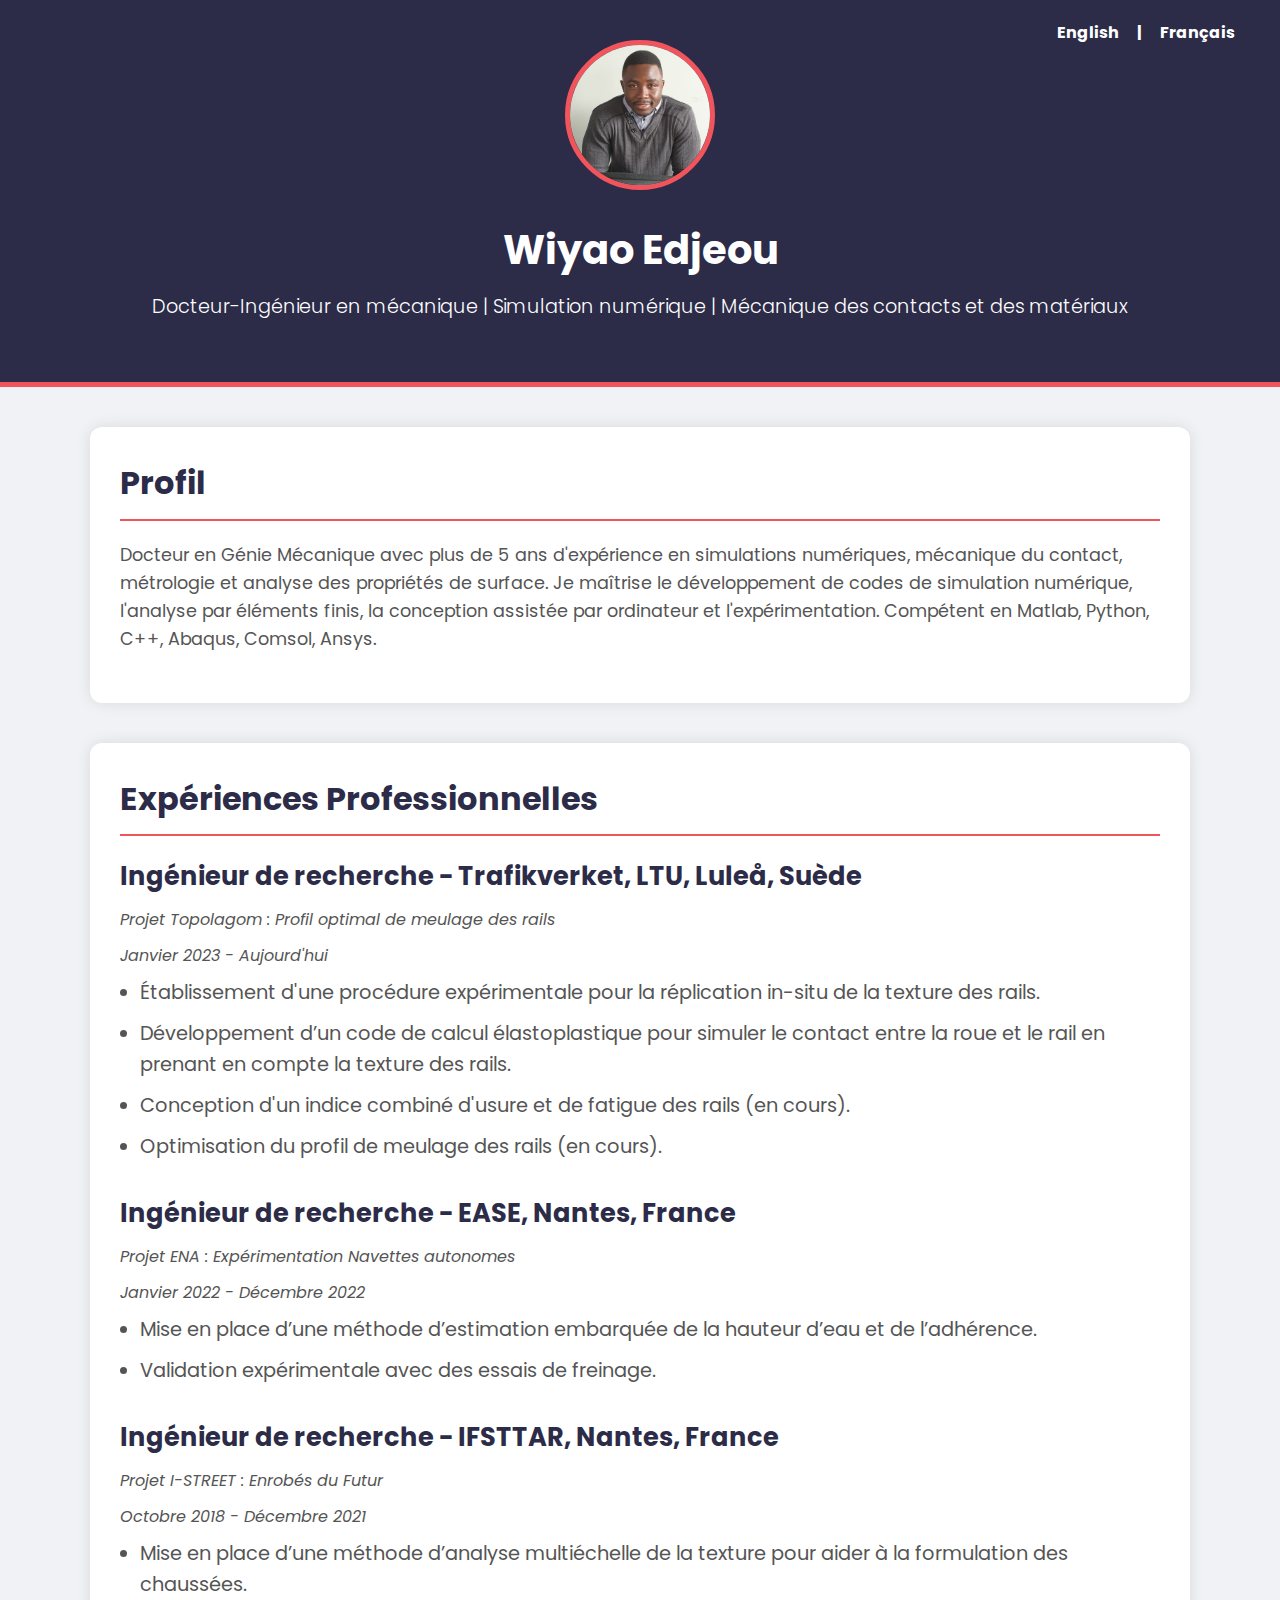
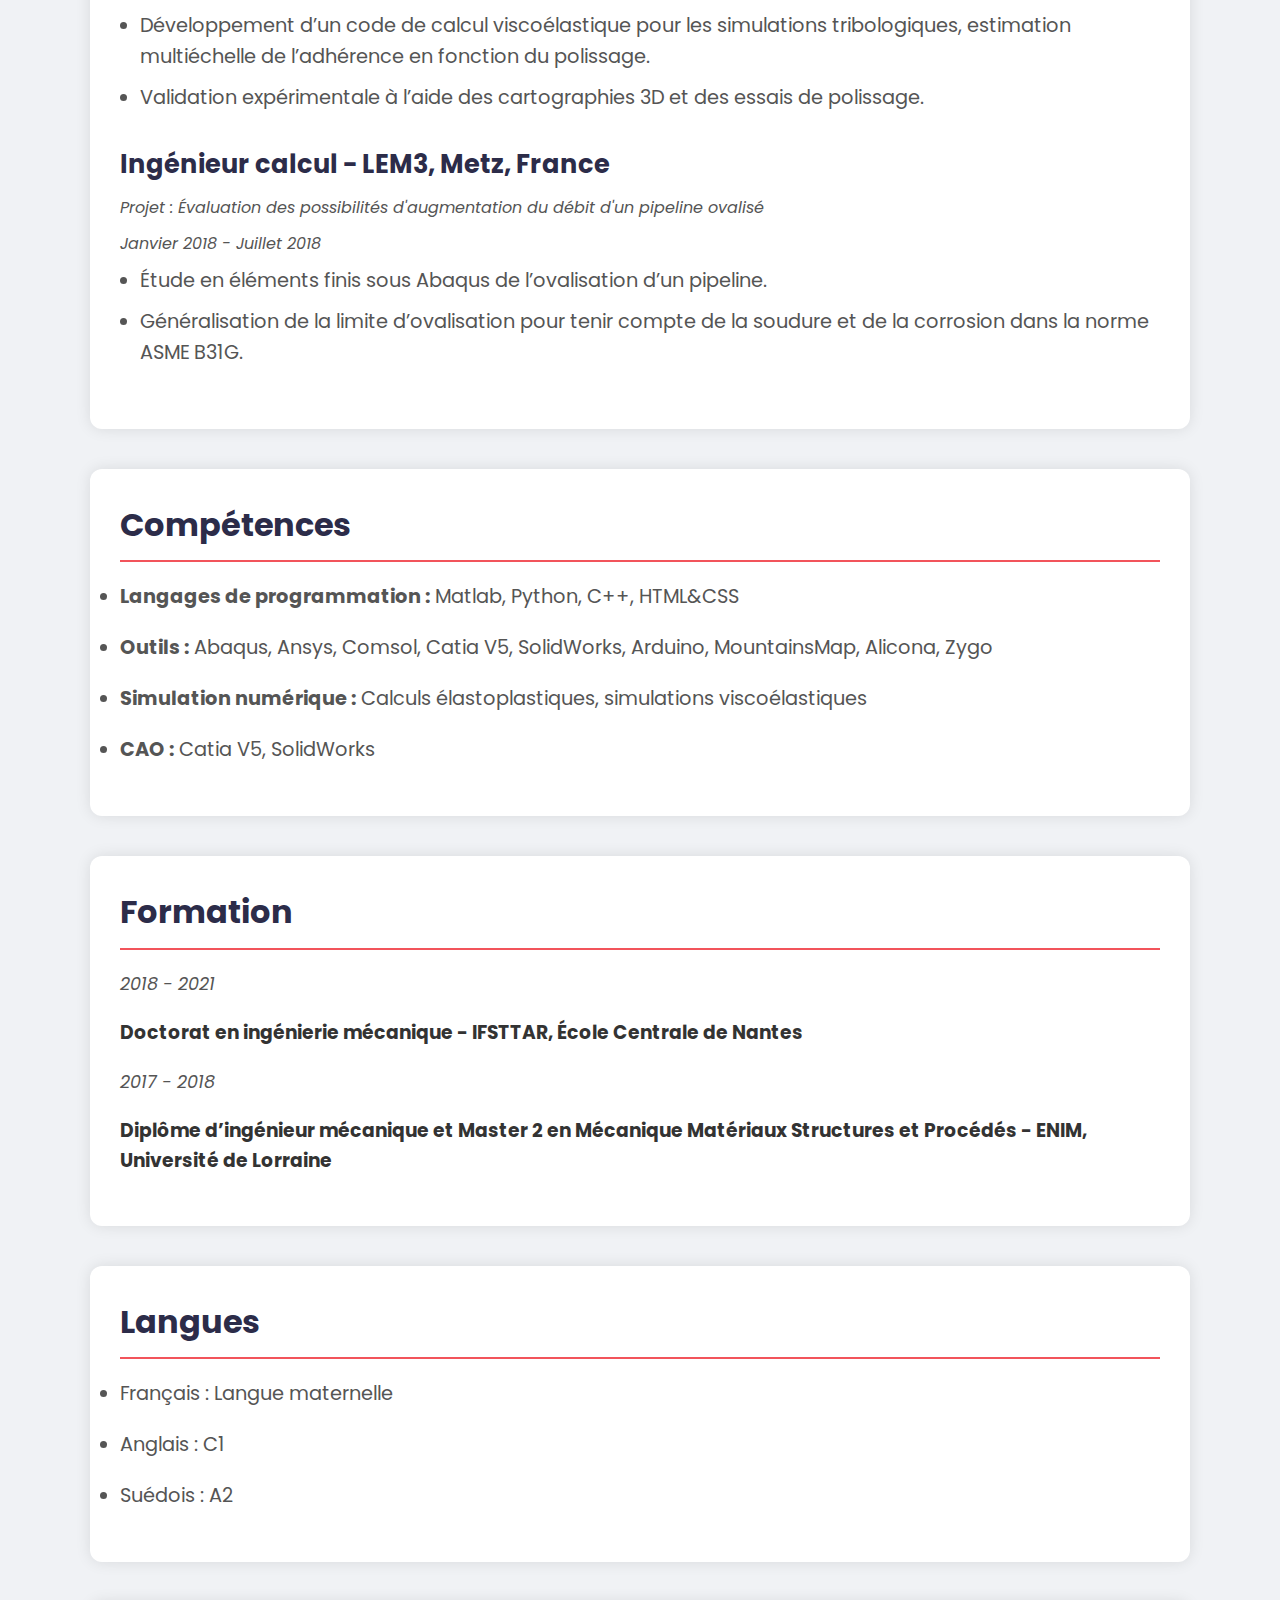
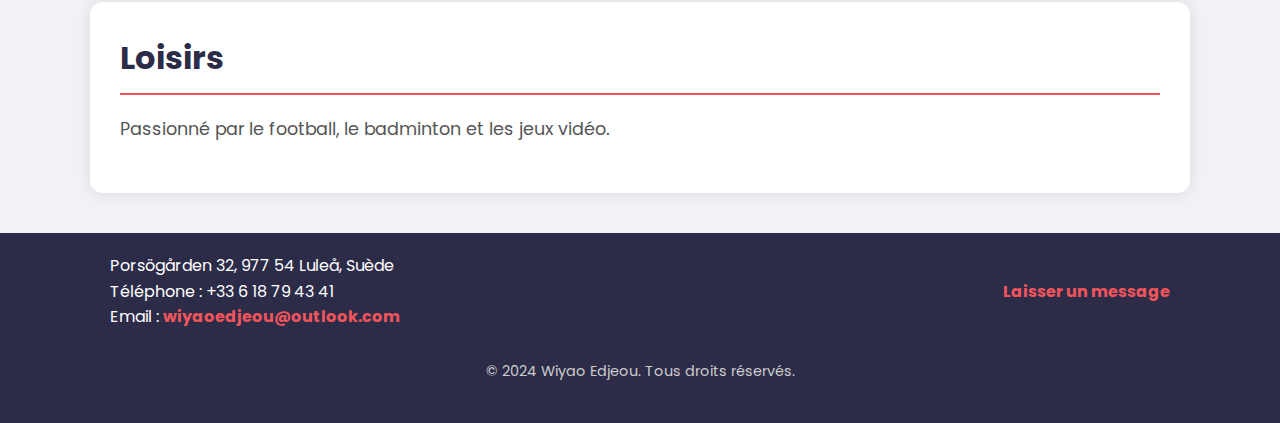
<file: index.html>
<!DOCTYPE html>
<html lang="fr">
<head>
    <meta charset="UTF-8">
    <meta name="viewport" content="width=device-width, initial-scale=1.0">
    <title>CV Wiyao Edjeou - Ingénieur en mécanique</title>
    <link href="https://fonts.googleapis.com/css2?family=Poppins:wght@300;400;600&display=swap" rel="stylesheet">
    <link rel="stylesheet" href="main_style.css">
</head>
<body>
    <header>
        <div class="lang-switcher">
            <a href="index_en.html">English</a> | <a href="index.html">Français</a>
        </div>
        <div class="photo-profil">
            <img src="photo.jpg" alt="Photo du profil">
        </div>
        <h1>Wiyao Edjeou</h1>
        <p>Docteur-Ingénieur en mécanique | Simulation numérique | Mécanique des contacts et des matériaux</p>
    </header>

    <section class="profil">
        <h2>Profil</h2>
        <p>
            Docteur en Génie Mécanique avec plus de 5 ans d'expérience en simulations numériques, mécanique du contact,
            métrologie et analyse des propriétés de surface. Je maîtrise le développement de codes de simulation numérique,
            l'analyse par éléments finis, la conception assistée par ordinateur et l'expérimentation. Compétent en Matlab, 
            Python, C++, Abaqus, Comsol, Ansys.
        </p>
    </section>

    <section class="experience">
        <h2>Expériences Professionnelles</h2>

        <div class="experience-item">
            <h3>Ingénieur de recherche - Trafikverket, LTU, Luleå, Suède</h3>
            <p>Projet Topolagom : Profil optimal de meulage des rails</p>
            <p><em>Janvier 2023 - Aujourd'hui</em></p>
            <ul>
                <li>Établissement d'une procédure expérimentale pour la réplication in-situ de la texture des rails.</li>
                <li>Développement d’un code de calcul élastoplastique pour simuler le contact entre la roue et le rail en prenant en compte la texture des rails.</li>
                <li>Conception d'un indice combiné d'usure et de fatigue des rails (en cours).</li>
                <li>Optimisation du profil de meulage des rails (en cours).</li>
            </ul>
        </div>

        <div class="experience-item">
            <h3>Ingénieur de recherche - EASE, Nantes, France</h3>
            <p>Projet ENA : Expérimentation Navettes autonomes</p>
            <p><em>Janvier 2022 - Décembre 2022</em></p>
            <ul>
                <li>Mise en place d’une méthode d’estimation embarquée de la hauteur d’eau et de l’adhérence.</li>
                <li>Validation expérimentale avec des essais de freinage.</li>
            </ul>
        </div>

        <div class="experience-item">
            <h3>Ingénieur de recherche - IFSTTAR, Nantes, France</h3>
            <p>Projet I-STREET : Enrobés du Futur</p>
            <p><em>Octobre 2018 - Décembre 2021</em></p>
            <ul>
                <li>Mise en place d’une méthode d’analyse multiéchelle de la texture pour aider à la formulation des chaussées.</li>
                <li>Développement d’un code de calcul viscoélastique pour les simulations tribologiques, estimation multiéchelle de l’adhérence en fonction du polissage.</li>
                <li>Validation expérimentale à l’aide des cartographies 3D et des essais de polissage.</li>
            </ul>
        </div>

        <div class="experience-item">
            <h3>Ingénieur calcul - LEM3, Metz, France</h3>
            <p>Projet : Évaluation des possibilités d'augmentation du débit d'un pipeline ovalisé</p>
            <p><em>Janvier 2018 - Juillet 2018</em></p>
            <ul>
                <li>Étude en éléments finis sous Abaqus de l’ovalisation d’un pipeline.</li>
                <li>Généralisation de la limite d’ovalisation pour tenir compte de la soudure et de la corrosion dans la norme ASME B31G.</li>
            </ul>
        </div>
    </section>

    <section class="competences">
        <h2>Compétences</h2>
        <ul>
            <li><strong>Langages de programmation :</strong> Matlab, Python, C++, HTML&CSS</li>
            <li><strong>Outils :</strong> Abaqus, Ansys, Comsol, Catia V5, SolidWorks, Arduino, MountainsMap, Alicona, Zygo</li>
            <li><strong>Simulation numérique :</strong> Calculs élastoplastiques, simulations viscoélastiques</li>
            <li><strong>CAO :</strong> Catia V5, SolidWorks</li>
        </ul>
    </section>

    <section class="formation">
        <h2>Formation</h2>
        <div class="formation-item">
            <p><em>2018 - 2021</em></p>
            <h3>Doctorat en ingénierie mécanique - IFSTTAR, École Centrale de Nantes</h3>
        </div>
        <div class="formation-item">
            <p><em>2017 - 2018</em></p>
            <h3>Diplôme d’ingénieur mécanique et Master 2 en Mécanique Matériaux Structures et Procédés - ENIM, Université de Lorraine</h3>
        </div>
    </section>

    <section class="langues">
        <h2>Langues</h2>
        <ul>
            <li>Français : Langue maternelle</li>
            <li>Anglais : C1</li>
            <li>Suédois : A2</li>
        </ul>
    </section>

    <section class="hobbies">
        <h2>Loisirs</h2>
        <p>
            Passionné par le football, le badminton et les jeux vidéo.
        </p>
    </section>

    <footer>
        <div class="footer-container">
            <div class="footer-left">
                <p>
                    Porsögården 32, 977 54 Luleå, Suède<br>
                    Téléphone : +33 6 18 79 43 41<br>
                    Email : <a href="mailto:wiyaoedjeou@outlook.com">wiyaoedjeou@outlook.com</a>
                </p>
            </div>
            <div class="footer-right">
                <p><a href="contact.html">Laisser un message</a></p>
            </div>
        </div>
        <p class="copyright">&copy; 2024 Wiyao Edjeou. Tous droits réservés.</p>
    </footer>
</body>
</html>
</file>
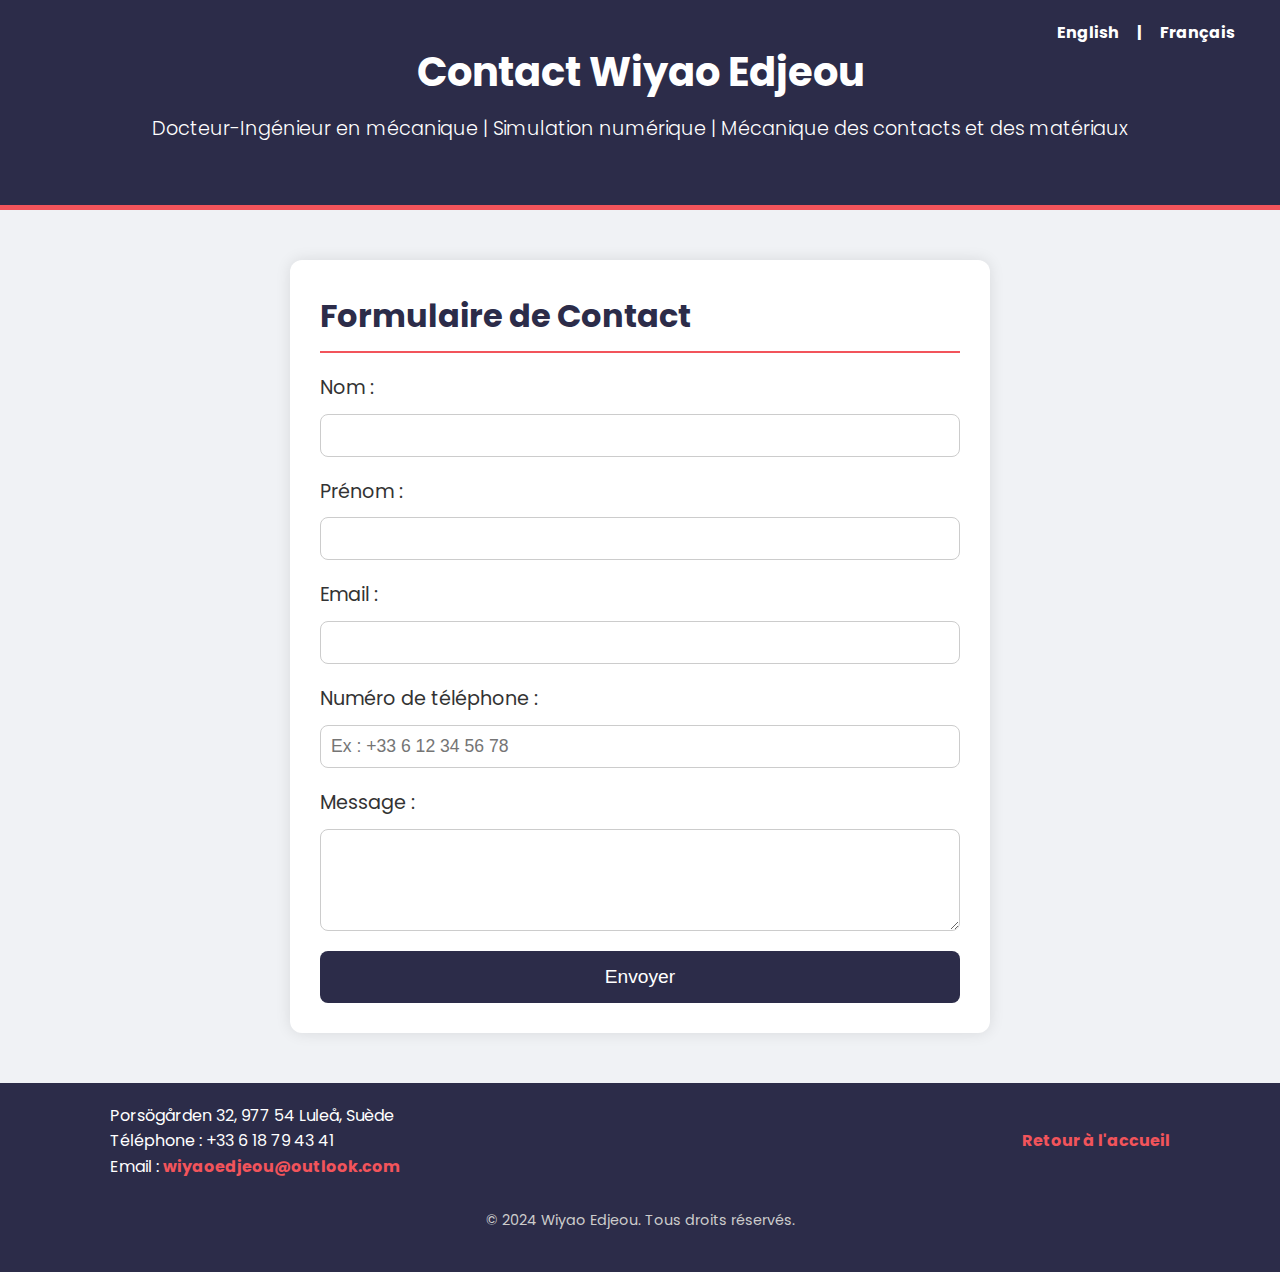
<file: contact.html>
<!DOCTYPE html>
<html lang="fr">
<head>
    <meta charset="UTF-8">
    <meta name="viewport" content="width=device-width, initial-scale=1.0">
    <title>Contact Wiyao Edjeou</title>
    <link href="https://fonts.googleapis.com/css2?family=Poppins:wght@300;400;600&display=swap" rel="stylesheet">
    <link rel="stylesheet" href="contact_style.css">
</head>
<body>
    <header>
        <div class="lang-switcher">
            <a href="contact_en.html">English</a> | <a href="contact.html">Français</a>
        </div>
        <h1>Contact Wiyao Edjeou</h1>
        <p>Docteur-Ingénieur en mécanique | Simulation numérique | Mécanique des contacts et des matériaux</p>
    </header>

    <section class="contact-form-container">
        <h2>Formulaire de Contact</h2>
        <form action="submit_form.php" method="POST">
            <label for="name">Nom :</label>
            <input type="text" id="name" name="name" required>

            <label for="first-name">Prénom :</label>
            <input type="text" id="first-name" name="first-name" required>

            <label for="email">Email :</label>
            <input type="email" id="email" name="email" required>

            <label for="phone">Numéro de téléphone :</label>
            <input type="tel" id="phone" name="phone" required placeholder="Ex : +33 6 12 34 56 78">

            <label for="message">Message :</label>
            <textarea id="message" name="message" rows="5" required></textarea>

            <button type="submit">Envoyer</button>
        </form>
    </section>

    <footer>
        <div class="footer-container">
            <div class="footer-left">
                <p>
                    Porsögården 32, 977 54 Luleå, Suède<br>
                    Téléphone : +33 6 18 79 43 41<br>
                    Email : <a href="mailto:wiyaoedjeou@outlook.com">wiyaoedjeou@outlook.com</a>
                </p>
            </div>
            <div class="footer-right">
                <p><a href="index.html">Retour à l'accueil</a></p>
            </div>
        </div>
        <p class="copyright">&copy; 2024 Wiyao Edjeou. Tous droits réservés.</p>
    </footer>
</body>
</html>
</file>
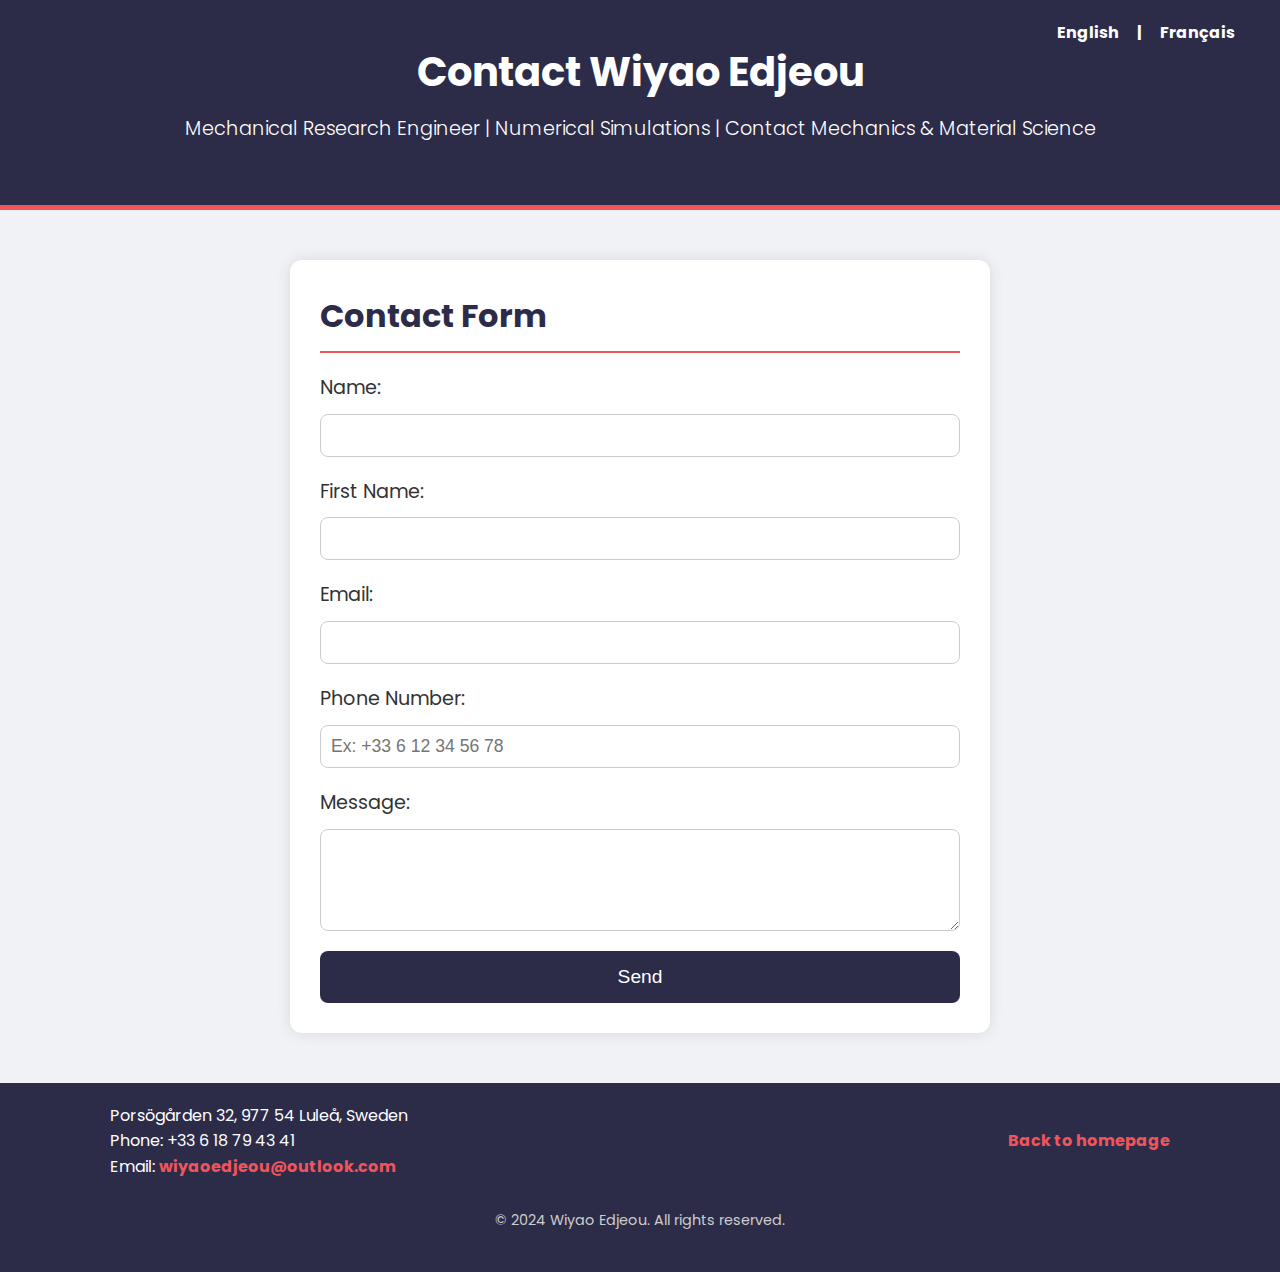
<file: contact_en.html>
<!DOCTYPE html>
<html lang="en">
<head>
    <meta charset="UTF-8">
    <meta name="viewport" content="width=device-width, initial-scale=1.0">
    <title>Contact Wiyao Edjeou</title>
    <link href="https://fonts.googleapis.com/css2?family=Poppins:wght@300;400;600&display=swap" rel="stylesheet">
    <link rel="stylesheet" href="contact_style.css">
    <script>
        function handleSubmit(event) {
            event.preventDefault(); // Prevent default form submission
            const form = event.target;

            // Submit the form data to Formspree
            fetch(form.action, {
                method: form.method,
                body: new FormData(form),
                headers: {
                    'Accept': 'application/json'
                }
            }).then(response => {
                if (response.ok) {
                    // Show success message
                    document.getElementById("success-message").style.display = "block";
                    // Redirect to homepage after 5 seconds
                    setTimeout(function() {
                        window.location.href = "index_en.html"; // English homepage
                    }, 5000);
                } else {
                    alert("An error occurred. Please try again.");
                }
            }).catch(error => {
                alert("An error occurred. Please try again.");
            });
        }
    </script>
</head>
<body>
    <header>
        <div class="lang-switcher">
            <a href="contact_en.html">English</a> | <a href="contact.html">Français</a>
        </div>
        <h1>Contact Wiyao Edjeou</h1>
        <p>Mechanical Research Engineer | Numerical Simulations | Contact Mechanics & Material Science</p>
    </header>

    <section class="contact-form-container">
        <h2>Contact Form</h2>
        <form action="https://formspree.io/f/xovazlnk" method="POST" onsubmit="handleSubmit(event)">
            <label for="name">Name:</label>
            <input type="text" id="name" name="name" required>

            <label for="first-name">First Name:</label>
            <input type="text" id="first-name" name="first-name" required>

            <label for="email">Email:</label>
            <input type="email" id="email" name="email" required>

            <label for="phone">Phone Number:</label>
            <input type="tel" id="phone" name="phone" required placeholder="Ex: +33 6 12 34 56 78">

            <label for="message">Message:</label>
            <textarea id="message" name="message" rows="5" required></textarea>

            <button type="submit">Send</button>
        </form>

        <!-- Hidden success message -->
        <p id="success-message" style="display:none; color: green;">Thank you! Your message has been sent. You will be redirected to the homepage shortly.</p>
    </section>

    <footer>
        <div class="footer-container">
            <div class="footer-left">
                <p>
                    Porsögården 32, 977 54 Luleå, Sweden<br>
                    Phone: +33 6 18 79 43 41<br>
                    Email: <a href="mailto:wiyaoedjeou@outlook.com">wiyaoedjeou@outlook.com</a>
                </p>
            </div>
            <div class="footer-right">
                <p><a href="index_en.html">Back to homepage</a></p>
            </div>
        </div>
        <p class="copyright">&copy; 2024 Wiyao Edjeou. All rights reserved.</p>
    </footer>
</body>
</html>
</file>
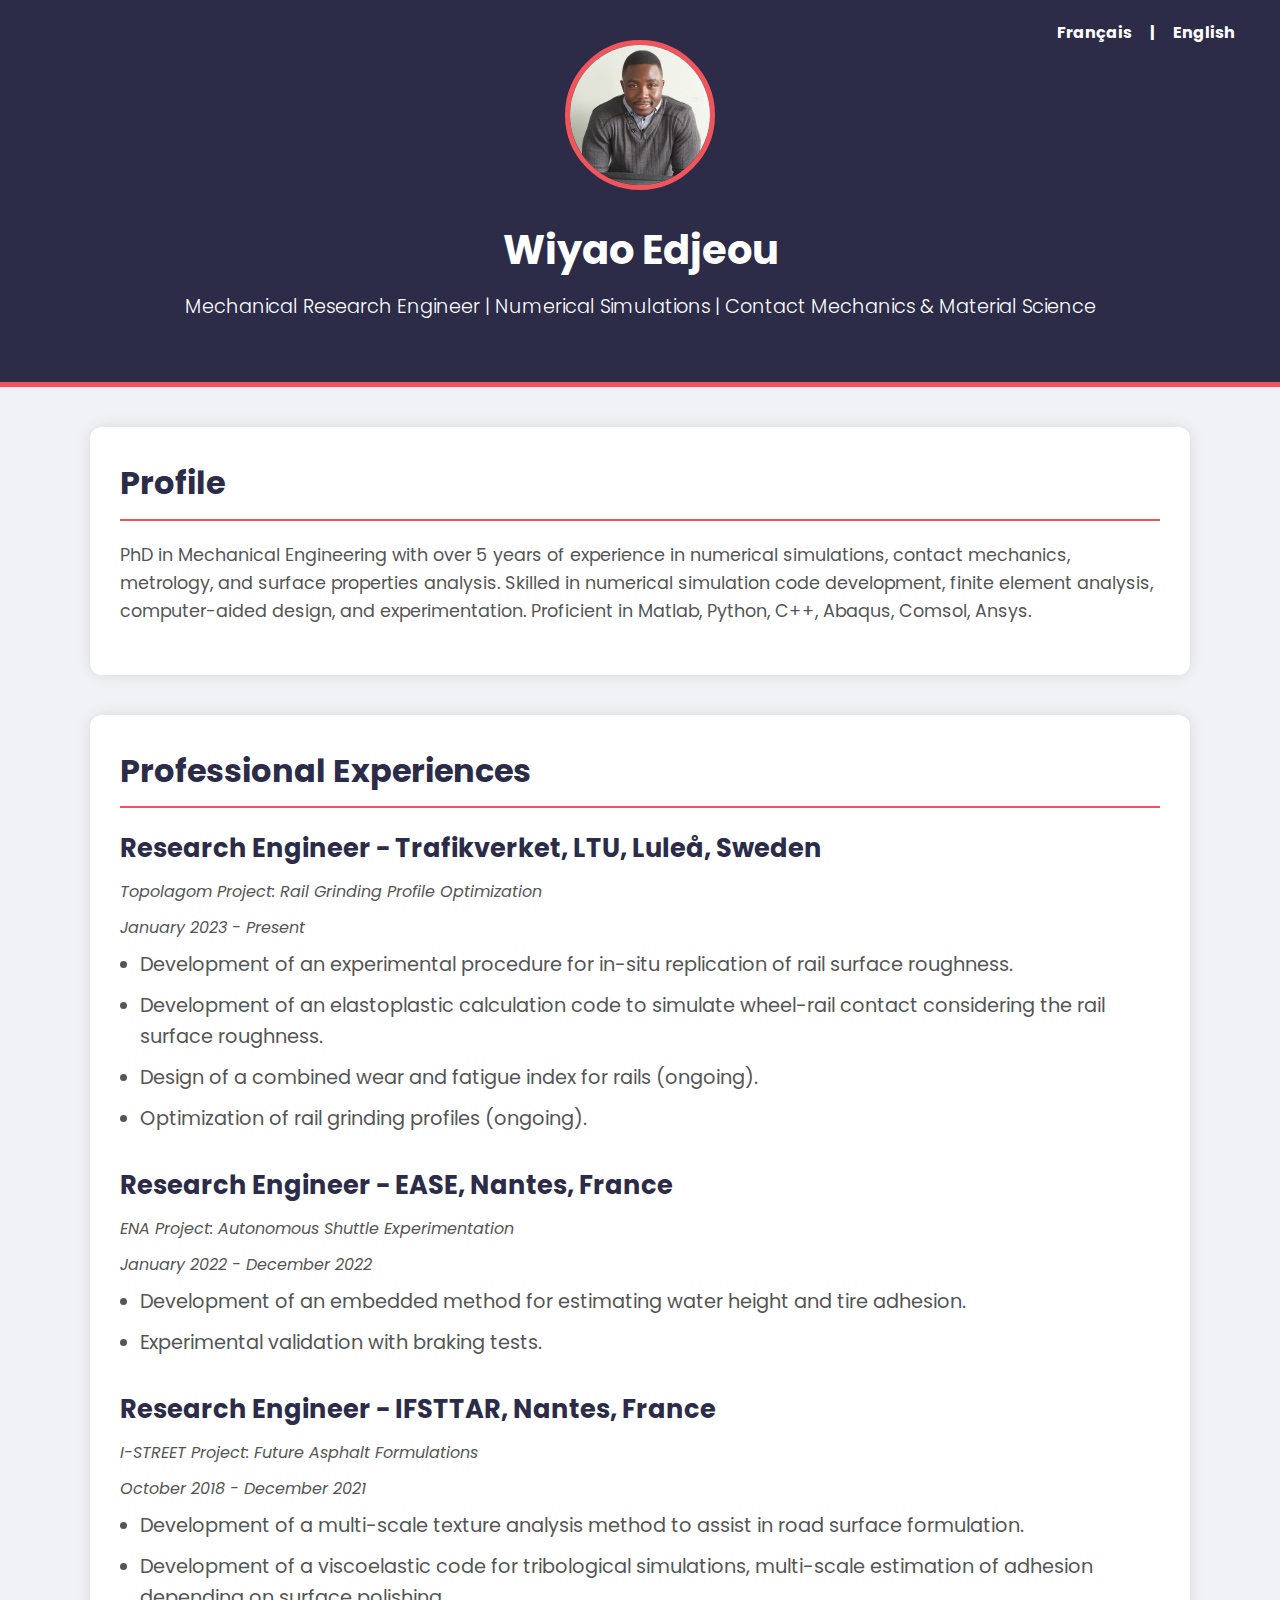
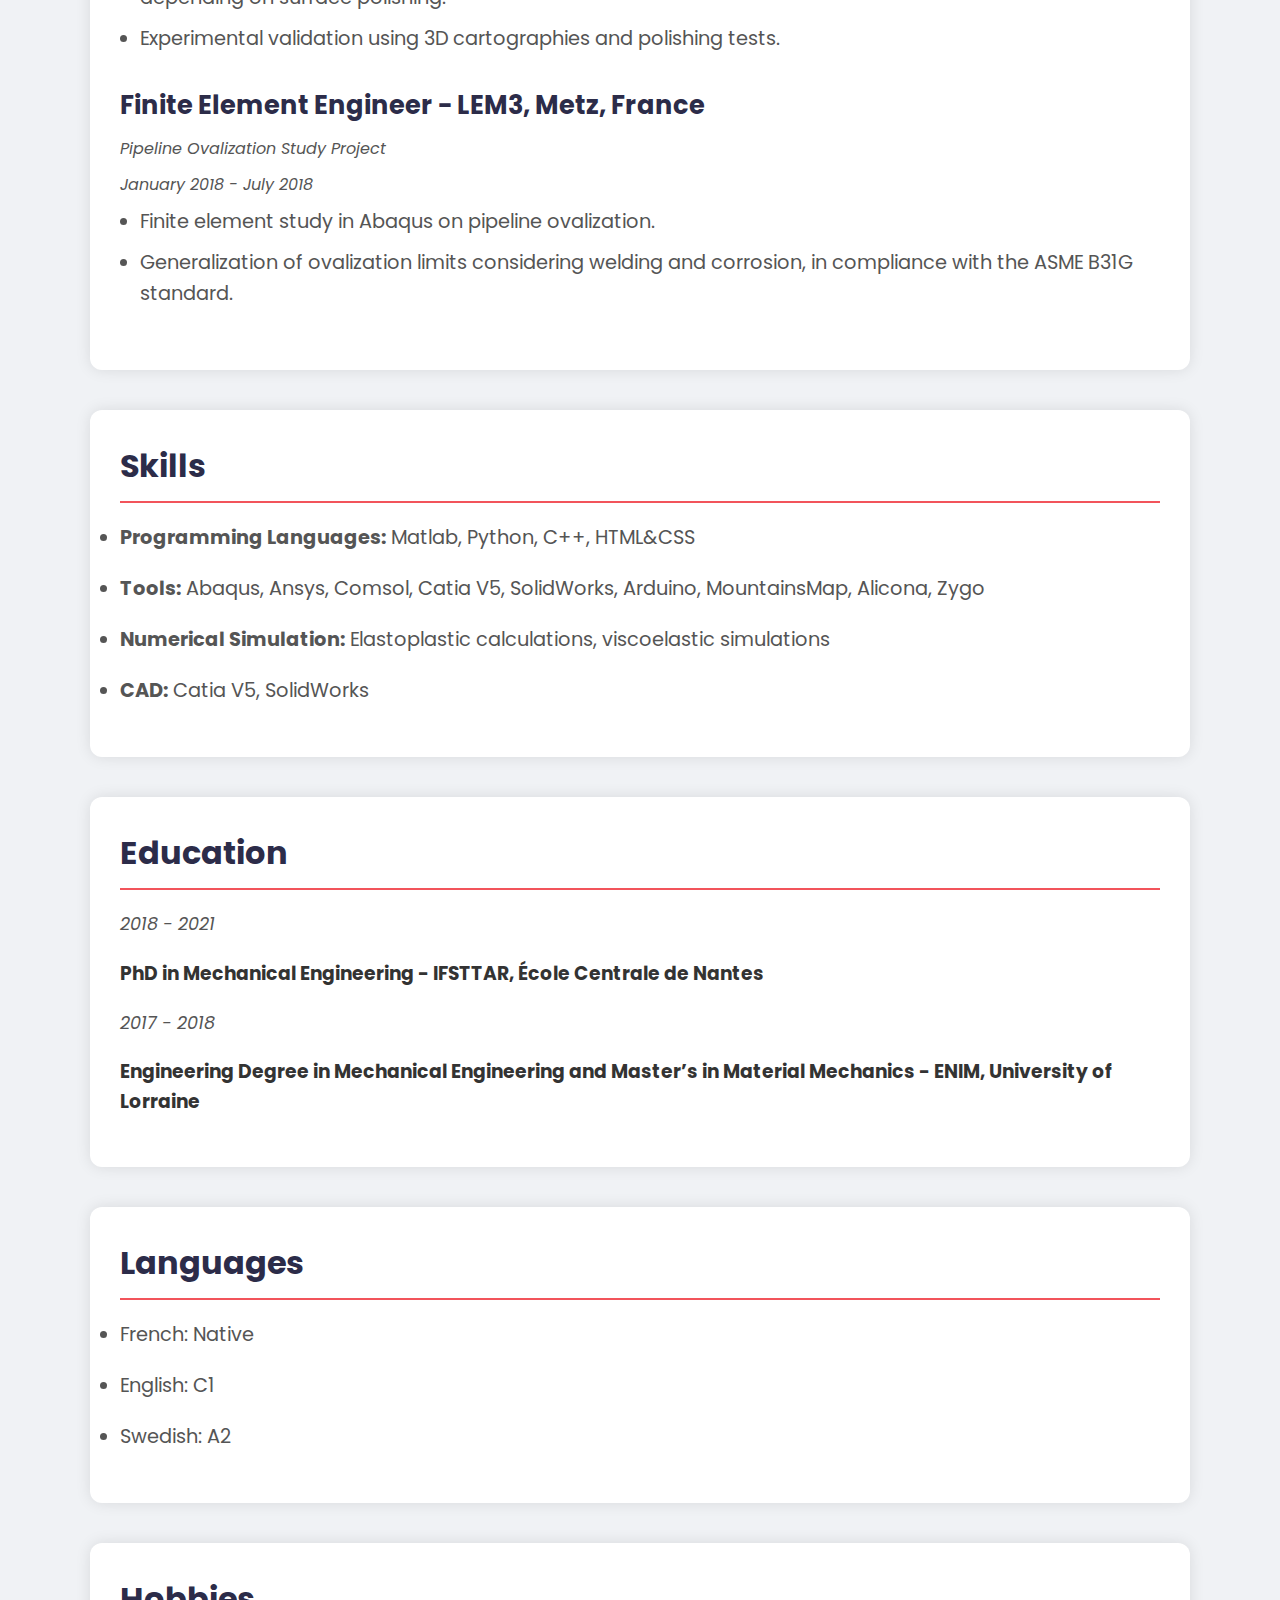
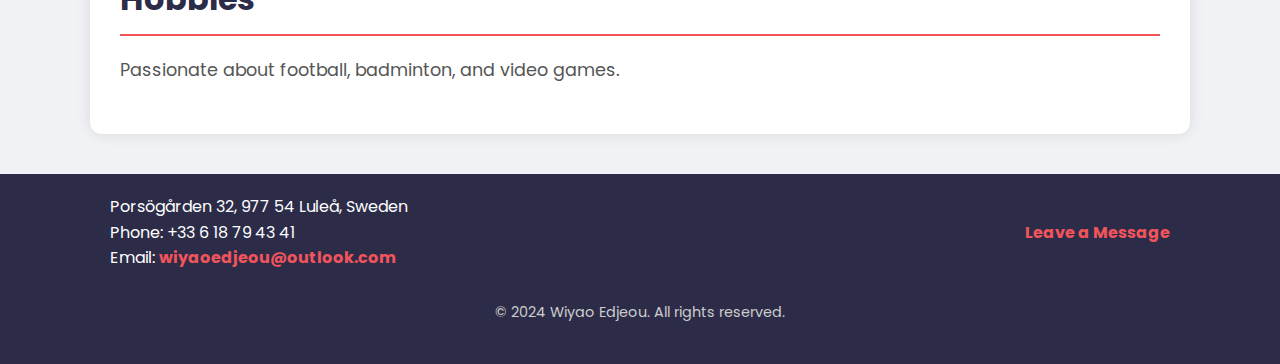
<file: index_en.html>
<!DOCTYPE html>
<html lang="en">
<head>
    <meta charset="UTF-8">
    <meta name="viewport" content="width=device-width, initial-scale=1.0">
    <title>CV Wiyao Edjeou - Mechanical Engineer</title>
    <link href="https://fonts.googleapis.com/css2?family=Poppins:wght@300;400;600&display=swap" rel="stylesheet">
    <link rel="stylesheet" href="main_style.css">
</head>
<body>
    <header>
        <div class="lang-switcher">
            <a href="index.html">Français</a> | <a href="index_en.html">English</a>
        </div>
        <div class="photo-profil">
            <img src="photo.jpg" alt="Profile Picture">
        </div>
        <h1>Wiyao Edjeou</h1>
        <p>Mechanical Research Engineer | Numerical Simulations | Contact Mechanics & Material Science</p>
    </header>

    <section class="profil">
        <h2>Profile</h2>
        <p>
            PhD in Mechanical Engineering with over 5 years of experience in numerical simulations, contact mechanics, metrology, 
            and surface properties analysis. Skilled in numerical simulation code development, finite element analysis, 
            computer-aided design, and experimentation. Proficient in Matlab, Python, C++, Abaqus, Comsol, Ansys.
        </p>
    </section>

    <section class="experience">
        <h2>Professional Experiences</h2>

        <div class="experience-item">
            <h3>Research Engineer - Trafikverket, LTU, Luleå, Sweden</h3>
            <p>Topolagom Project: Rail Grinding Profile Optimization</p>
            <p><em>January 2023 - Present</em></p>
            <ul>
                <li>Development of an experimental procedure for in-situ replication of rail surface roughness.</li>
                <li>Development of an elastoplastic calculation code to simulate wheel-rail contact considering the rail surface roughness.</li>
                <li>Design of a combined wear and fatigue index for rails (ongoing).</li>
                <li>Optimization of rail grinding profiles (ongoing).</li>
            </ul>
        </div>

        <div class="experience-item">
            <h3>Research Engineer - EASE, Nantes, France</h3>
            <p>ENA Project: Autonomous Shuttle Experimentation</p>
            <p><em>January 2022 - December 2022</em></p>
            <ul>
                <li>Development of an embedded method for estimating water height and tire adhesion.</li>
                <li>Experimental validation with braking tests.</li>
            </ul>
        </div>

        <div class="experience-item">
            <h3>Research Engineer - IFSTTAR, Nantes, France</h3>
            <p>I-STREET Project: Future Asphalt Formulations</p>
            <p><em>October 2018 - December 2021</em></p>
            <ul>
                <li>Development of a multi-scale texture analysis method to assist in road surface formulation.</li>
                <li>Development of a viscoelastic code for tribological simulations, multi-scale estimation of adhesion depending on surface polishing.</li>
                <li>Experimental validation using 3D cartographies and polishing tests.</li>
            </ul>
        </div>

        <div class="experience-item">
            <h3>Finite Element Engineer - LEM3, Metz, France</h3>
            <p>Pipeline Ovalization Study Project</p>
            <p><em>January 2018 - July 2018</em></p>
            <ul>
                <li>Finite element study in Abaqus on pipeline ovalization.</li>
                <li>Generalization of ovalization limits considering welding and corrosion, in compliance with the ASME B31G standard.</li>
            </ul>
        </div>
    </section>

    <section class="skills">
        <h2>Skills</h2>
        <ul>
            <li><strong>Programming Languages:</strong> Matlab, Python, C++, HTML&CSS</li>
            <li><strong>Tools:</strong> Abaqus, Ansys, Comsol, Catia V5, SolidWorks, Arduino, MountainsMap, Alicona, Zygo</li>
            <li><strong>Numerical Simulation:</strong> Elastoplastic calculations, viscoelastic simulations</li>
            <li><strong>CAD:</strong> Catia V5, SolidWorks</li>
        </ul>
    </section>

    <section class="education">
        <h2>Education</h2>
        <div class="education-item">
            <p><em>2018 - 2021</em></p>
            <h3>PhD in Mechanical Engineering - IFSTTAR, École Centrale de Nantes</h3>
        </div>
        <div class="education-item">
            <p><em>2017 - 2018</em></p>
            <h3>Engineering Degree in Mechanical Engineering and Master’s in Material Mechanics - ENIM, University of Lorraine</h3>
        </div>
    </section>

    <section class="languages">
        <h2>Languages</h2>
        <ul>
            <li>French: Native</li>
            <li>English: C1</li>
            <li>Swedish: A2</li>
        </ul>
    </section>

    <section class="hobbies">
        <h2>Hobbies</h2>
        <p>
            Passionate about football, badminton, and video games.
        </p>
    </section>

    <footer>
        <div class="footer-container">
            <div class="footer-left">
                <p>
                    Porsögården 32, 977 54 Luleå, Sweden<br>
                    Phone: +33 6 18 79 43 41<br>
                    Email: <a href="mailto:wiyaoedjeou@outlook.com">wiyaoedjeou@outlook.com</a>
                </p>
            </div>
            <div class="footer-right">
                <p><a href="contact_en.html">Leave a Message</a></p>
            </div>
        </div>
        <p class="copyright">&copy; 2024 Wiyao Edjeou. All rights reserved.</p>
    </footer>
</body>
</html>
</file>
<file: main_style.css>
/* Reset CSS */
* {
    margin: 0;
    padding: 0;
    box-sizing: border-box;
}

body {
    font-family: 'Poppins', sans-serif; /* Police attrayante et cohérente */
    background-color: #f0f2f5;
    color: #333;
    line-height: 1.6;
    padding: 0;
    margin: 0;
}

a {
    text-decoration: none;
    color: #2C2C49;
}

h1, h2, h3, p {
    margin-bottom: 20px;
}

/* Header Styles */
header {
    background-color: #2C2C49; /* Couleur préférée */
    color: white;
    text-align: center;
    padding: 40px;
    border-bottom: 5px solid #F2545B; /* Ligne colorée subtile en bas du header */
}

header h1 {
    font-size: 2.5em; /* Taille réduite pour plus de cohérence */
    font-weight: bold;
    margin-bottom: 10px;
}

header p {
    font-size: 1.2em; /* Taille réduite pour plus d'harmonie */
    font-weight: 300;
}

.photo-profil img {
    border-radius: 50%;
    width: 150px;
    height: 150px;
    border: 5px solid #F2545B; /* Encadrement rouge élégant autour de la photo */
    margin-bottom: 20px;
}

.lang-switcher {
    position: absolute;
    top: 20px;
    right: 30px;
    font-size: 1em;
    font-weight: bold;
}

.lang-switcher a {
    color: white;
    margin: 0 15px;
    transition: opacity 0.3s ease;
}

.lang-switcher a:hover {
    opacity: 0.7;
}

/* Section Styling */
section {
    max-width: 1100px;
    margin: 40px auto;
    padding: 30px;
    background-color: white;
    border-radius: 12px;
    box-shadow: 0 0 15px rgba(0, 0, 0, 0.1);
    margin-bottom: 40px;
}

section h2 {
    font-size: 2em; /* Taille cohérente et professionnelle */
    color: #2C2C49;
    margin-bottom: 20px;
    border-bottom: 2px solid #F2545B;
    padding-bottom: 10px;
}

section p, section ul, section li {
    font-size: 1.1em; /* Uniformité du texte pour un rendu plus agréable */
    color: #555;
    margin-bottom: 20px;
}

.experience-item {
    margin-bottom: 30px;
}

.experience-item h3 {
    font-size: 1.6em; /* Taille plus petite pour le sous-titre */
    color: #2C2C49;
    margin-bottom: 10px;
}

.experience-item p {
    font-size: 1em;
    font-style: italic;
    margin-bottom: 10px;
}

.experience-item ul {
    list-style: disc;
    margin-left: 20px;
    font-size: 1.1em;
}

.experience-item ul li {
    margin-bottom: 10px;
}

/* Footer Styling */
footer {
    background-color: #2C2C49;
    color: white;
    padding: 20px 0;
    text-align: center;
    font-size: 1em;
}

footer a {
    color: #F2545B;
    font-weight: bold;
}

footer a:hover {
    text-decoration: underline;
}

.footer-container {
    max-width: 1100px;
    margin: 0 auto;
    display: flex;
    justify-content: space-between;
    align-items: center;
    padding: 0 20px;
}

.footer-container .footer-left {
    text-align: left;
}

.footer-container .footer-right {
    text-align: right;
}

footer p.copyright {
    margin-top: 10px;
    font-size: 0.9em;
    color: #ccc;
}
</file>
<file: contact_style.css>
/* Reset CSS */
* {
    margin: 0;
    padding: 0;
    box-sizing: border-box;
}

body {
    font-family: 'Poppins', sans-serif; /* Utilisation de la même police que dans main_style.css */
    background-color: #f0f2f5;
    color: #333;
    line-height: 1.6;
    padding: 0;
    margin: 0;
}

a {
    text-decoration: none;
    color: #2C2C49;
}

h1, h2, h3, p {
    margin-bottom: 20px;
}

header {
    background-color: #2C2C49;
    color: white;
    text-align: center;
    padding: 40px;
    border-bottom: 5px solid #F2545B;
}

header h1 {
    font-size: 2.5em;
    font-weight: bold;
    margin-bottom: 10px;
}

header p {
    font-size: 1.2em;
    font-weight: 300;
}

.photo-profil img {
    border-radius: 50%;
    width: 150px;
    height: 150px;
    border: 5px solid #F2545B;
    margin-bottom: 20px;
}

.lang-switcher {
    position: absolute;
    top: 20px;
    right: 30px;
    font-size: 1em;
    font-weight: bold;
}

.lang-switcher a {
    color: white;
    margin: 0 15px;
    transition: opacity 0.3s ease;
}

.lang-switcher a:hover {
    opacity: 0.7;
}

/* Contact Form Styling */
.contact-form-container {
    max-width: 700px;
    margin: 50px auto;
    padding: 30px;
    background-color: white;
    border-radius: 12px;
    box-shadow: 0 0 15px rgba(0, 0, 0, 0.1);
}

.contact-form-container h2 {
    font-size: 2em;
    color: #2C2C49;
    margin-bottom: 20px;
    border-bottom: 2px solid #F2545B;
    padding-bottom: 10px;
}

.contact-form-container form {
    display: flex;
    flex-direction: column;
}

.contact-form-container form label {
    font-size: 1.2em;
    margin-bottom: 10px;
}

.contact-form-container form input, 
.contact-form-container form textarea {
    padding: 10px;
    font-size: 1.1em;
    margin-bottom: 20px;
    border: 1px solid #ccc;
    border-radius: 8px;
    width: 100%;
}

.contact-form-container form input:focus, 
.contact-form-container form textarea:focus {
    outline: none;
    border: 1px solid #F2545B;
}

.contact-form-container form button {
    padding: 15px;
    background-color: #2C2C49;
    color: white;
    font-size: 1.2em;
    border: none;
    border-radius: 8px;
    cursor: pointer;
    transition: background-color 0.3s ease;
}

.contact-form-container form button:hover {
    background-color: #F2545B;
}

/* Footer Styling */
footer {
    background-color: #2C2C49;
    color: white;
    padding: 20px 0;
    text-align: center;
    font-size: 1em;
}

footer a {
    color: #F2545B;
    font-weight: bold;
}

footer a:hover {
    text-decoration: underline;
}

.footer-container {
    max-width: 1100px;
    margin: 0 auto;
    display: flex;
    justify-content: space-between;
    align-items: center;
    padding: 0 20px;
}

.footer-container .footer-left {
    text-align: left;
}

.footer-container .footer-right {
    text-align: right;
}

footer p.copyright {
    margin-top: 10px;
    font-size: 0.9em;
    color: #ccc;
}
</file>
